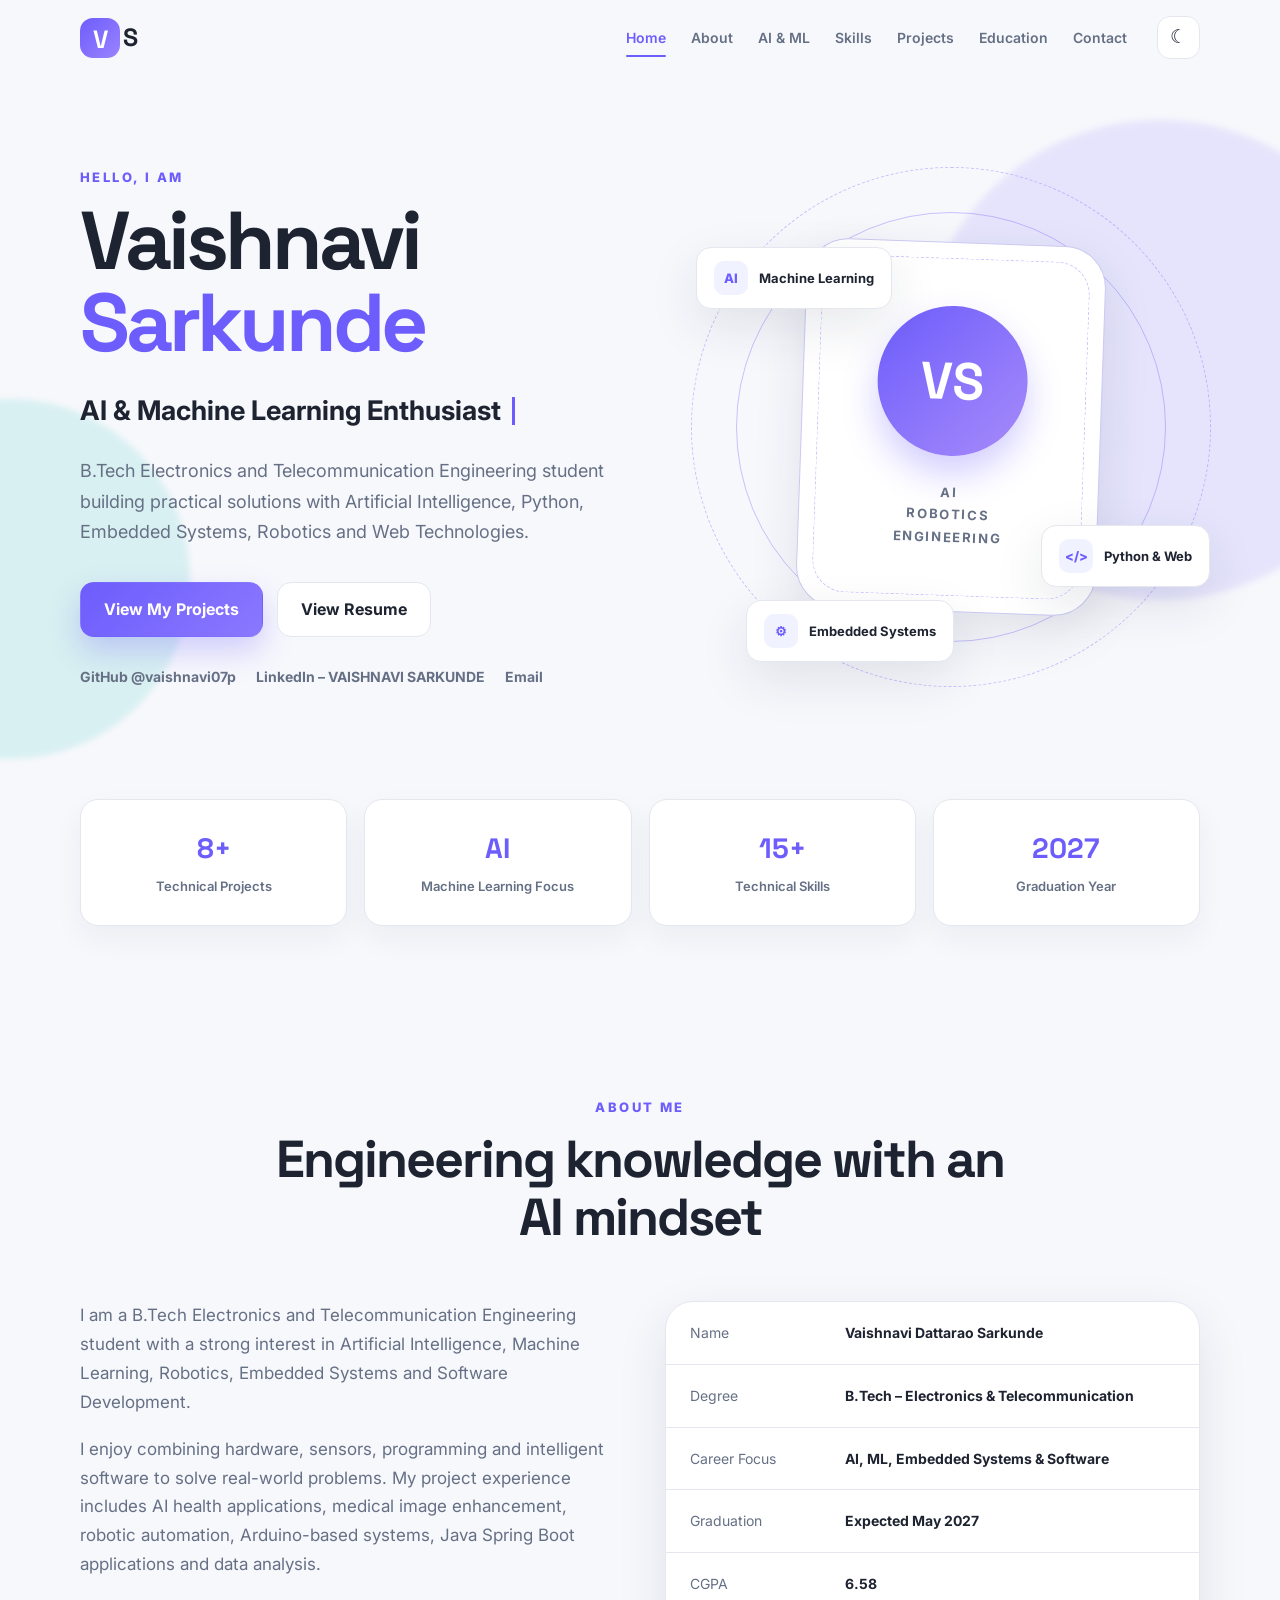
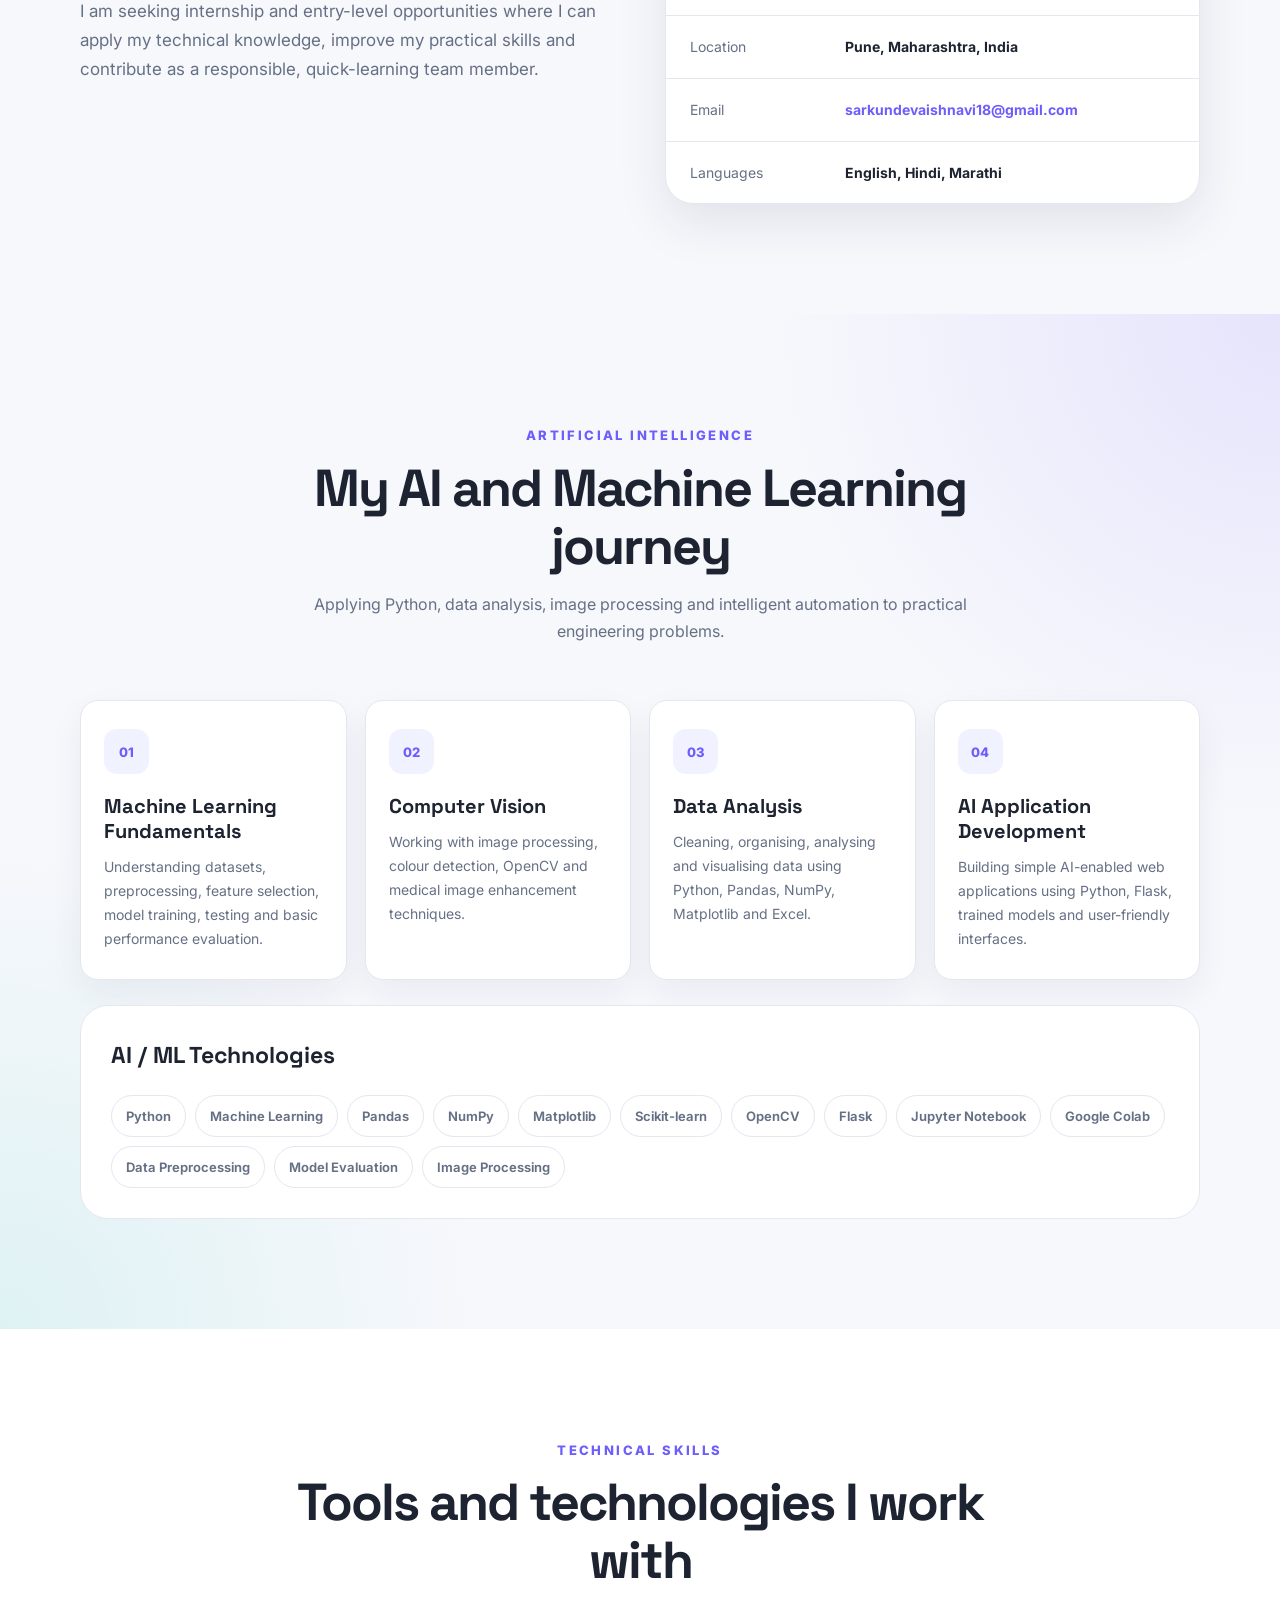
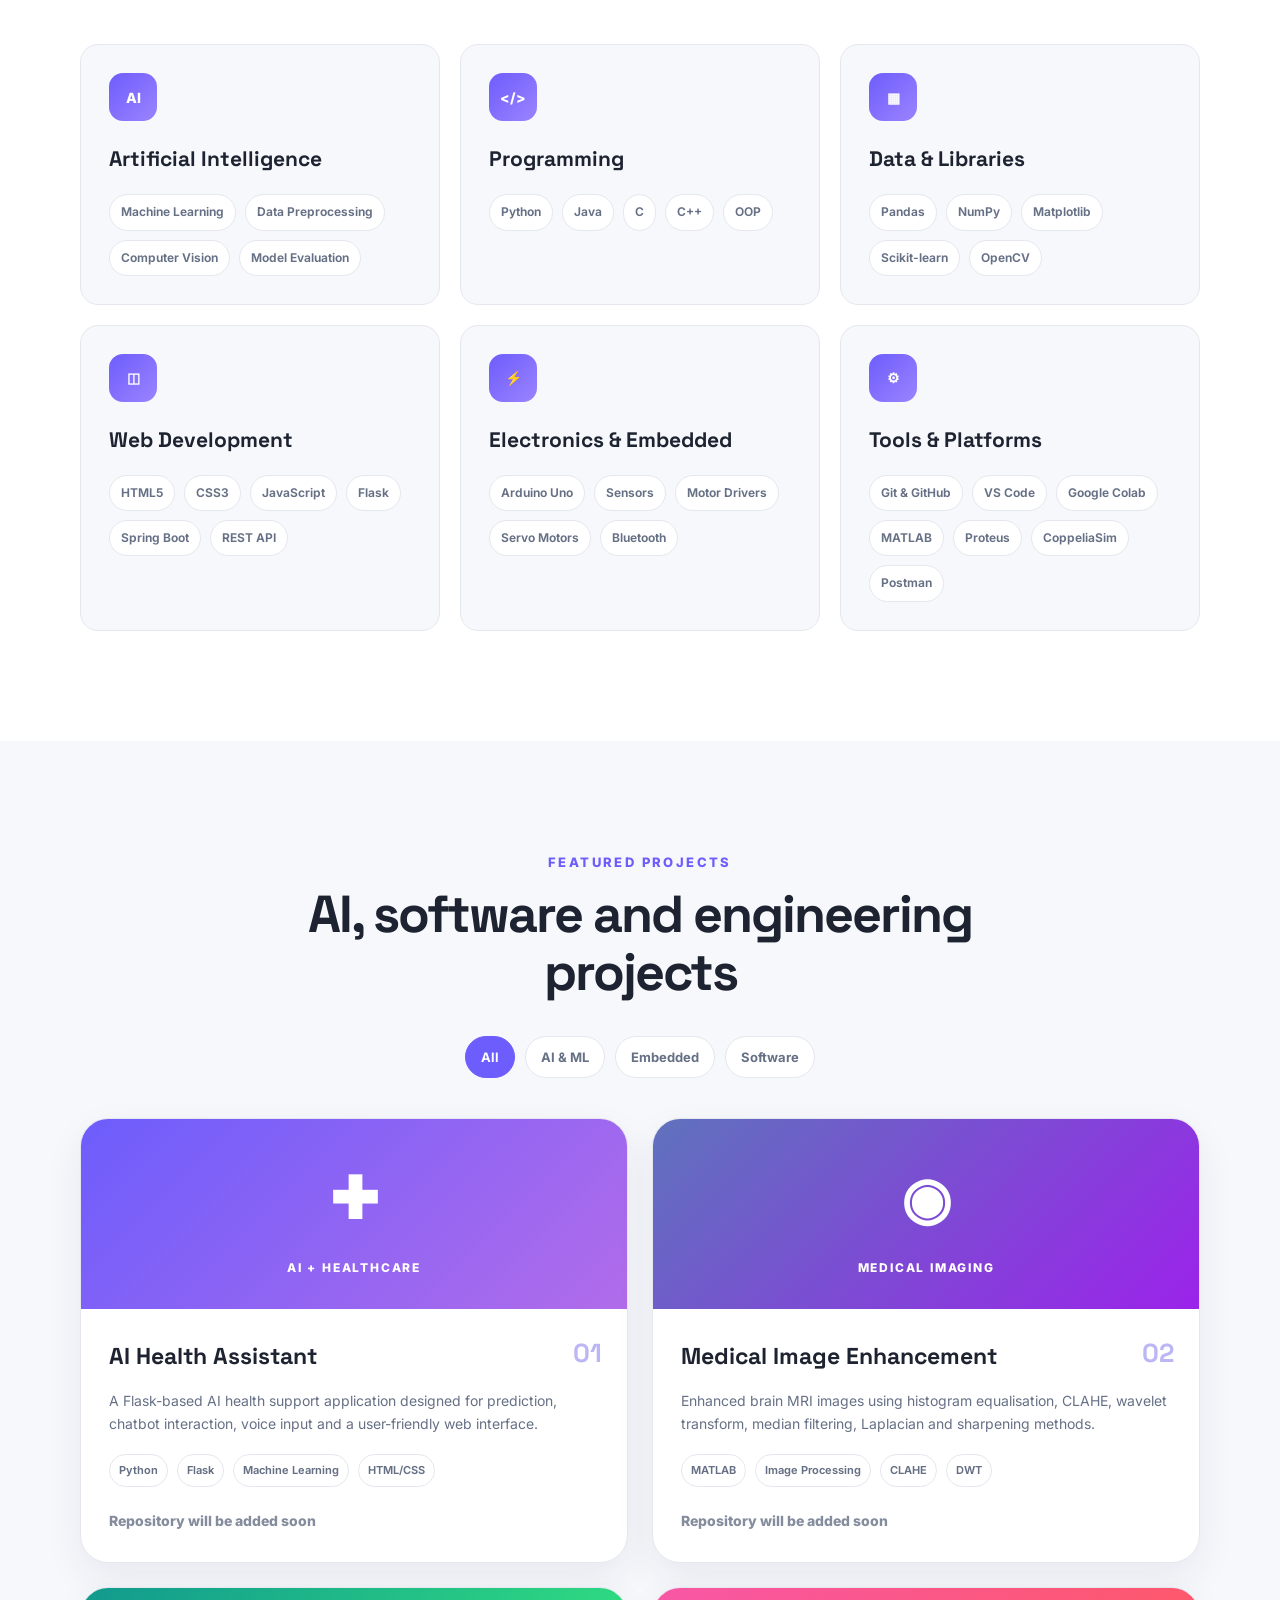
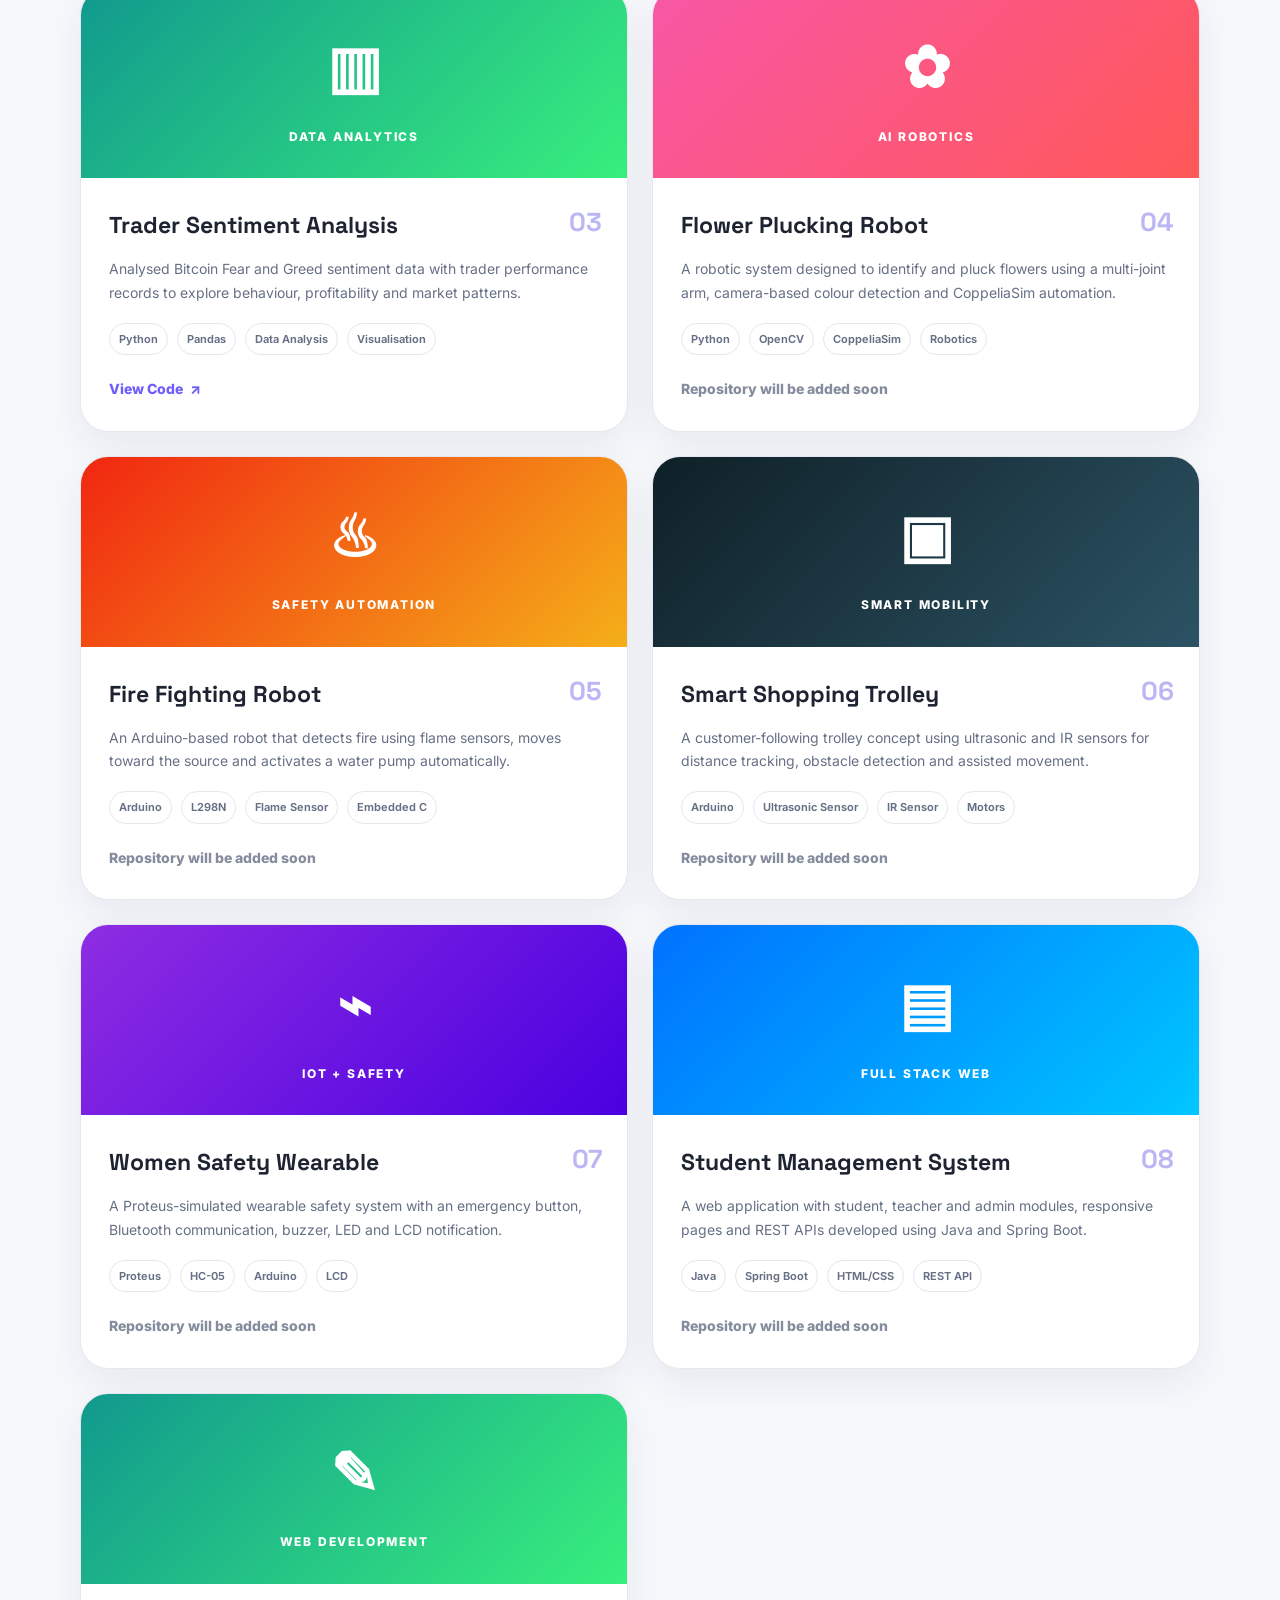
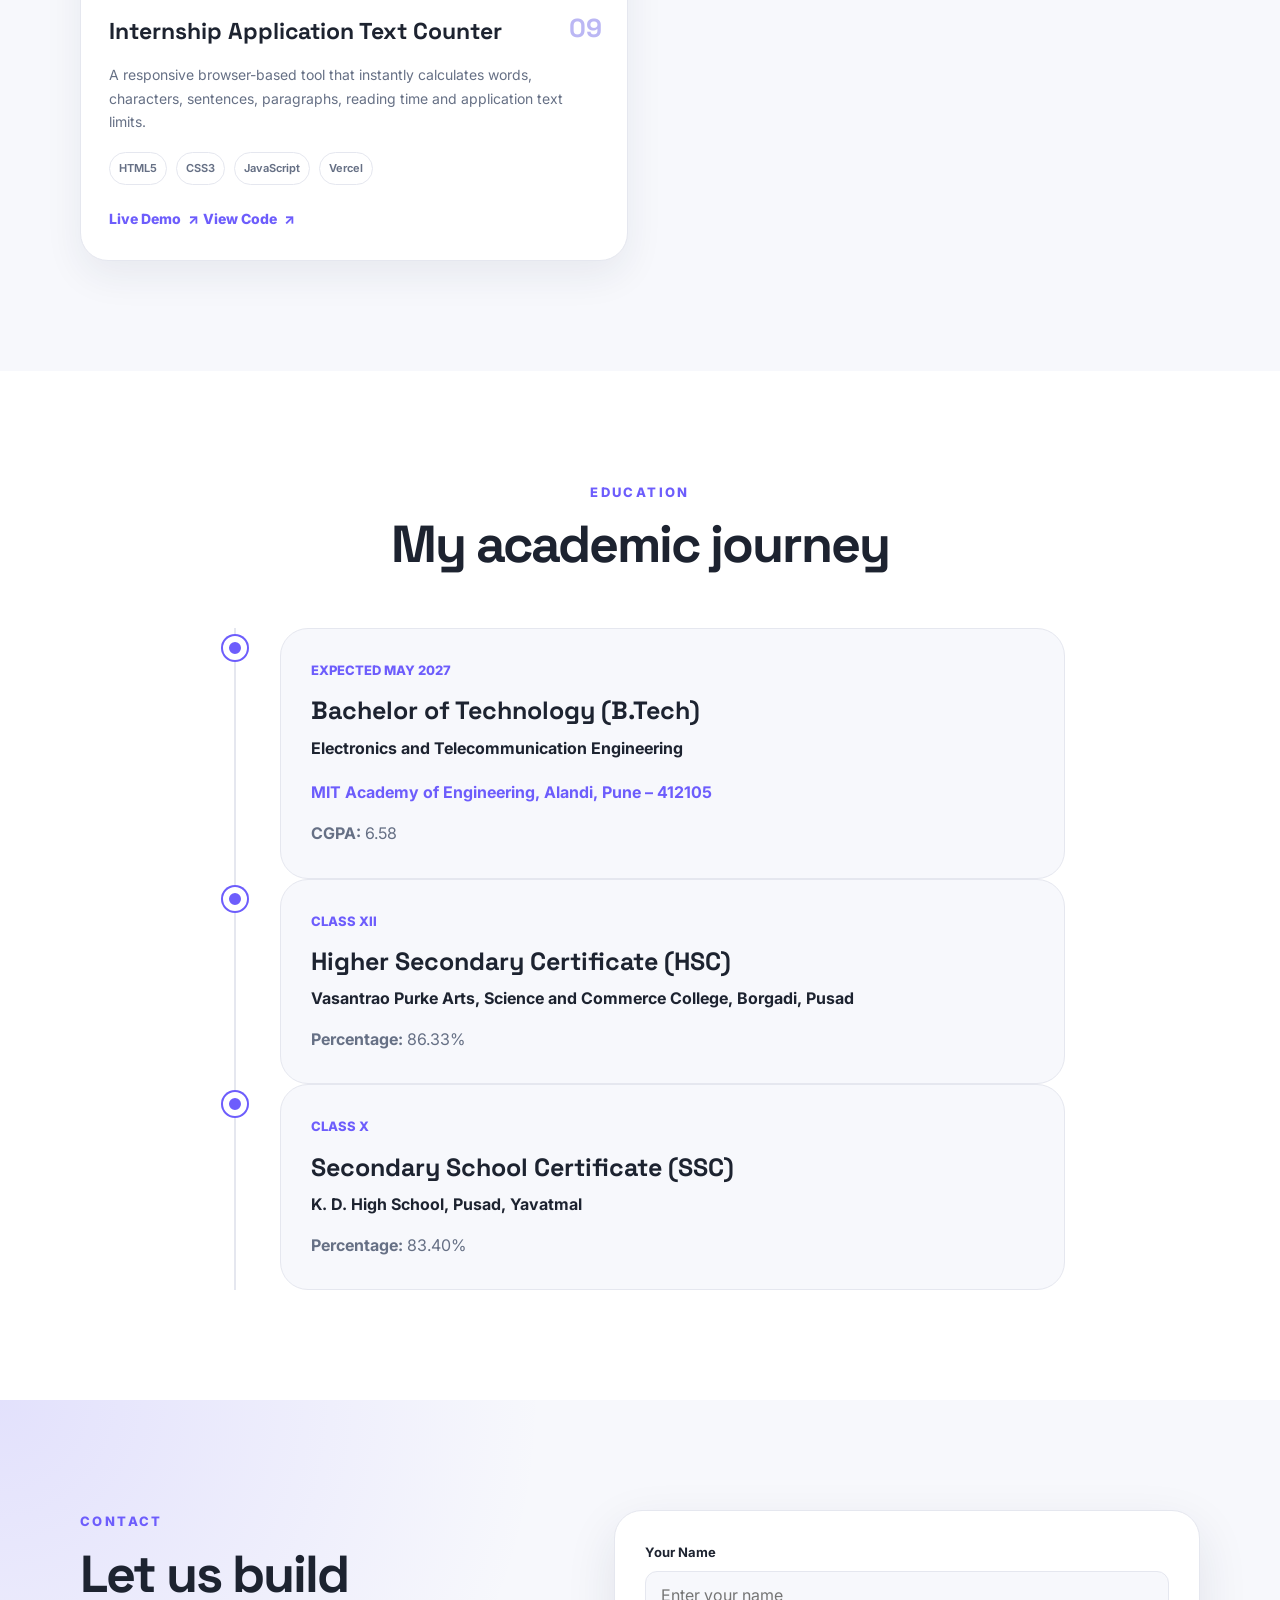
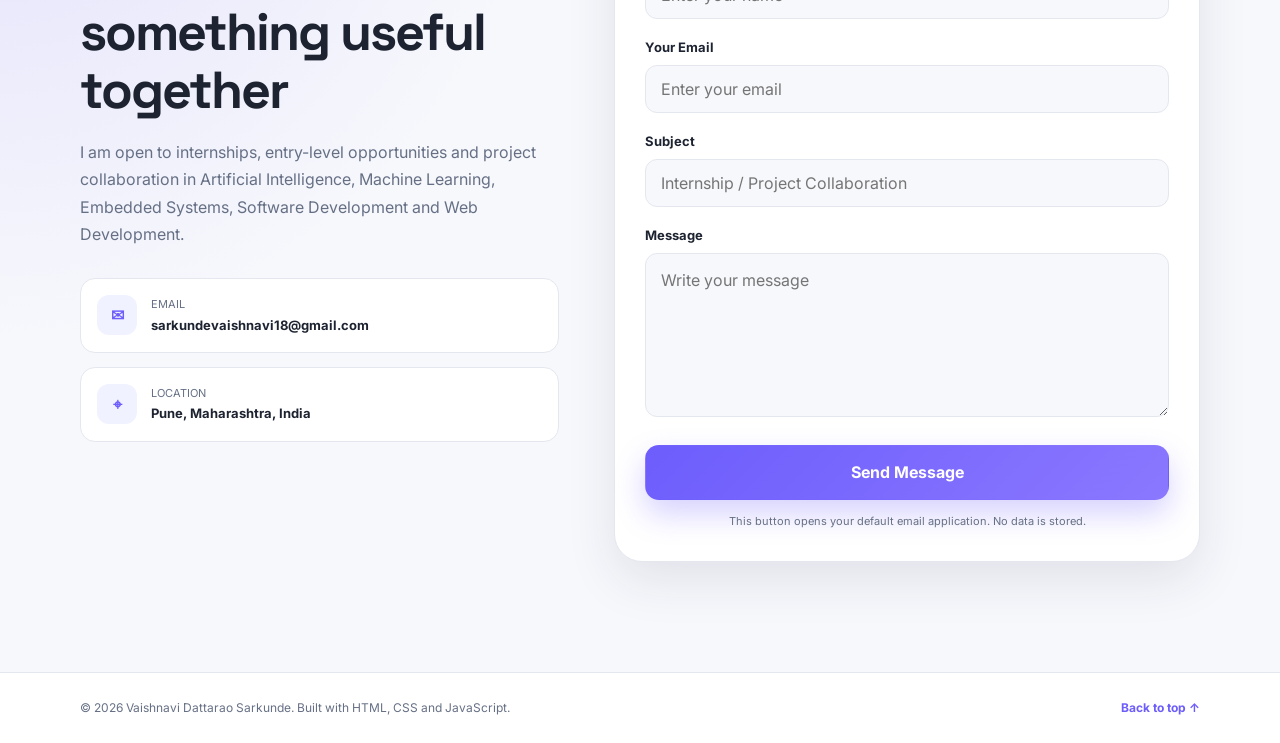
<file: index.html>
<!DOCTYPE html>
<html lang="en" data-theme="light">
<head>
  <meta charset="UTF-8" />
  <meta name="viewport" content="width=device-width, initial-scale=1.0" />

  <meta
    name="description"
    content="Portfolio of Vaishnavi Dattarao Sarkunde, a B.Tech Electronics and Telecommunication Engineering student interested in Artificial Intelligence, Machine Learning, Embedded Systems, Robotics and Web Development."
  />
  <meta
    name="keywords"
    content="Vaishnavi Sarkunde, Artificial Intelligence, Machine Learning, ENTC, Python, Embedded Systems, Robotics, Web Development"
  />
  <meta name="author" content="Vaishnavi Dattarao Sarkunde" />
  <meta name="theme-color" content="#6d5dfc" />

  <title>Vaishnavi Sarkunde | AI & Engineering Portfolio</title>

  <link rel="icon" href="assets/favicon.svg" type="image/svg+xml" />
  <link rel="stylesheet" href="style.css" />
</head>

<body>
  <a class="skip-link" href="#main-content">Skip to content</a>

  <header class="site-header">
    <nav class="navbar container" aria-label="Main navigation">
      <a class="logo" href="#home" aria-label="Go to home">
        <span>V</span>S
      </a>

      <button
        class="nav-toggle"
        type="button"
        aria-label="Open navigation menu"
        aria-expanded="false"
        aria-controls="nav-menu"
      >
        <span></span>
        <span></span>
        <span></span>
      </button>

      <div class="nav-menu" id="nav-menu">
        <a class="nav-link active" href="#home">Home</a>
        <a class="nav-link" href="#about">About</a>
        <a class="nav-link" href="#ai">AI & ML</a>
        <a class="nav-link" href="#skills">Skills</a>
        <a class="nav-link" href="#projects">Projects</a>
        <a class="nav-link" href="#education">Education</a>
        <a class="nav-link" href="#contact">Contact</a>
      </div>

      <button class="theme-toggle" type="button" aria-label="Switch theme" title="Switch theme">
        <span class="theme-icon" aria-hidden="true">☾</span>
      </button>
    </nav>
  </header>

  <main id="main-content">
    <section class="hero section" id="home">
      <div class="hero-blob hero-blob-one"></div>
      <div class="hero-blob hero-blob-two"></div>

      <div class="container hero-grid">
        <div class="hero-content reveal">
          <p class="eyebrow">Hello, I am</p>

          <h1>
            Vaishnavi
            <span>Sarkunde</span>
          </h1>

          <h2>
            <span id="typing-text">AI & Machine Learning Enthusiast</span>
            <span class="typing-cursor" aria-hidden="true"></span>
          </h2>

          <p class="hero-description">
            B.Tech Electronics and Telecommunication Engineering student building
            practical solutions with Artificial Intelligence, Python, Embedded Systems,
            Robotics and Web Technologies.
          </p>

          <div class="hero-actions">
            <a class="button button-primary" href="#projects">View My Projects</a>
            <a class="button button-secondary" href="resume.html">View Resume</a>
          </div>

          <div class="hero-socials" aria-label="Social and contact links">
            <!-- GitHub profile -->
            <a
              href="https://github.com/vaishnavi07p"
              target="_blank"
              rel="noopener noreferrer"
            >
              GitHub @vaishnavi07p
            </a>

            <!-- Replace this LinkedIn search URL with the exact public profile URL when available -->
            <a
              href="https://www.linkedin.com/search/results/people/?keywords=VAISHNAVI%20SARKUNDE"
              target="_blank"
              rel="noopener noreferrer"
            >
              LinkedIn – VAISHNAVI SARKUNDE
            </a>

            <a href="mailto:sarkundevaishnavi18@gmail.com">Email</a>
          </div>
        </div>

        <div class="hero-visual reveal" aria-label="Technology illustration">
          <div class="profile-orbit orbit-one"></div>
          <div class="profile-orbit orbit-two"></div>

          <div class="profile-card">
            <div class="profile-initials">VS</div>
            <p>AI</p>
            <p>Robotics</p>
            <p>Engineering</p>
          </div>

          <div class="floating-card card-ai">
            <span>AI</span>
            <strong>Machine Learning</strong>
          </div>

          <div class="floating-card card-code">
            <span>&lt;/&gt;</span>
            <strong>Python & Web</strong>
          </div>

          <div class="floating-card card-chip">
            <span>⚙</span>
            <strong>Embedded Systems</strong>
          </div>
        </div>
      </div>
    </section>

    <section class="stats section-small" aria-label="Portfolio highlights">
      <div class="container stats-grid">
        <article class="stat-card reveal">
          <strong>8+</strong>
          <span>Technical Projects</span>
        </article>

        <article class="stat-card reveal">
          <strong>AI</strong>
          <span>Machine Learning Focus</span>
        </article>

        <article class="stat-card reveal">
          <strong>15+</strong>
          <span>Technical Skills</span>
        </article>

        <article class="stat-card reveal">
          <strong>2027</strong>
          <span>Graduation Year</span>
        </article>
      </div>
    </section>

    <section class="section" id="about">
      <div class="container">
        <div class="section-heading reveal">
          <p class="section-label">About Me</p>
          <h2>Engineering knowledge with an AI mindset</h2>
        </div>

        <div class="about-grid">
          <div class="about-copy reveal">
            <p>
              I am a B.Tech Electronics and Telecommunication Engineering student with
              a strong interest in Artificial Intelligence, Machine Learning, Robotics,
              Embedded Systems and Software Development.
            </p>

            <p>
              I enjoy combining hardware, sensors, programming and intelligent software
              to solve real-world problems. My project experience includes AI health
              applications, medical image enhancement, robotic automation, Arduino-based
              systems, Java Spring Boot applications and data analysis.
            </p>

            <p>
              I am seeking internship and entry-level opportunities where I can apply my
              technical knowledge, improve my practical skills and contribute as a
              responsible, quick-learning team member.
            </p>
          </div>

          <div class="about-details reveal">
            <div class="detail-row">
              <span>Name</span>
              <strong>Vaishnavi Dattarao Sarkunde</strong>
            </div>

            <div class="detail-row">
              <span>Degree</span>
              <strong>B.Tech – Electronics & Telecommunication</strong>
            </div>

            <div class="detail-row">
              <span>Career Focus</span>
              <strong>AI, ML, Embedded Systems & Software</strong>
            </div>

            <div class="detail-row">
              <span>Graduation</span>
              <strong>Expected May 2027</strong>
            </div>

            <div class="detail-row">
              <span>CGPA</span>
              <strong>6.58</strong>
            </div>

            <div class="detail-row">
              <span>Location</span>
              <strong>Pune, Maharashtra, India</strong>
            </div>

            <div class="detail-row">
              <span>Email</span>
              <a href="mailto:sarkundevaishnavi18@gmail.com">
                sarkundevaishnavi18@gmail.com
              </a>
            </div>

            <div class="detail-row">
              <span>Languages</span>
              <strong>English, Hindi, Marathi</strong>
            </div>
          </div>
        </div>
      </div>
    </section>

    <section class="section ai-section" id="ai">
      <div class="container">
        <div class="section-heading reveal">
          <p class="section-label">Artificial Intelligence</p>
          <h2>My AI and Machine Learning journey</h2>
          <p class="section-subtitle">
            Applying Python, data analysis, image processing and intelligent automation
            to practical engineering problems.
          </p>
        </div>

        <div class="ai-grid">
          <article class="ai-feature-card reveal">
            <div class="ai-feature-icon">01</div>
            <h3>Machine Learning Fundamentals</h3>
            <p>
              Understanding datasets, preprocessing, feature selection, model training,
              testing and basic performance evaluation.
            </p>
          </article>

          <article class="ai-feature-card reveal">
            <div class="ai-feature-icon">02</div>
            <h3>Computer Vision</h3>
            <p>
              Working with image processing, colour detection, OpenCV and medical image
              enhancement techniques.
            </p>
          </article>

          <article class="ai-feature-card reveal">
            <div class="ai-feature-icon">03</div>
            <h3>Data Analysis</h3>
            <p>
              Cleaning, organising, analysing and visualising data using Python,
              Pandas, NumPy, Matplotlib and Excel.
            </p>
          </article>

          <article class="ai-feature-card reveal">
            <div class="ai-feature-icon">04</div>
            <h3>AI Application Development</h3>
            <p>
              Building simple AI-enabled web applications using Python, Flask,
              trained models and user-friendly interfaces.
            </p>
          </article>
        </div>

        <div class="ai-tools reveal">
          <h3>AI / ML Technologies</h3>
          <div class="tag-list large">
            <span>Python</span>
            <span>Machine Learning</span>
            <span>Pandas</span>
            <span>NumPy</span>
            <span>Matplotlib</span>
            <span>Scikit-learn</span>
            <span>OpenCV</span>
            <span>Flask</span>
            <span>Jupyter Notebook</span>
            <span>Google Colab</span>
            <span>Data Preprocessing</span>
            <span>Model Evaluation</span>
            <span>Image Processing</span>
          </div>
        </div>
      </div>
    </section>

    <section class="section section-alt" id="skills">
      <div class="container">
        <div class="section-heading reveal">
          <p class="section-label">Technical Skills</p>
          <h2>Tools and technologies I work with</h2>
        </div>

        <div class="skills-grid">
          <article class="skill-group reveal">
            <div class="skill-icon">AI</div>
            <h3>Artificial Intelligence</h3>
            <div class="tag-list">
              <span>Machine Learning</span>
              <span>Data Preprocessing</span>
              <span>Computer Vision</span>
              <span>Model Evaluation</span>
            </div>
          </article>

          <article class="skill-group reveal">
            <div class="skill-icon">&lt;/&gt;</div>
            <h3>Programming</h3>
            <div class="tag-list">
              <span>Python</span>
              <span>Java</span>
              <span>C</span>
              <span>C++</span>
              <span>OOP</span>
            </div>
          </article>

          <article class="skill-group reveal">
            <div class="skill-icon">▦</div>
            <h3>Data & Libraries</h3>
            <div class="tag-list">
              <span>Pandas</span>
              <span>NumPy</span>
              <span>Matplotlib</span>
              <span>Scikit-learn</span>
              <span>OpenCV</span>
            </div>
          </article>

          <article class="skill-group reveal">
            <div class="skill-icon">◫</div>
            <h3>Web Development</h3>
            <div class="tag-list">
              <span>HTML5</span>
              <span>CSS3</span>
              <span>JavaScript</span>
              <span>Flask</span>
              <span>Spring Boot</span>
              <span>REST API</span>
            </div>
          </article>

          <article class="skill-group reveal">
            <div class="skill-icon">⚡</div>
            <h3>Electronics & Embedded</h3>
            <div class="tag-list">
              <span>Arduino Uno</span>
              <span>Sensors</span>
              <span>Motor Drivers</span>
              <span>Servo Motors</span>
              <span>Bluetooth</span>
            </div>
          </article>

          <article class="skill-group reveal">
            <div class="skill-icon">⚙</div>
            <h3>Tools & Platforms</h3>
            <div class="tag-list">
              <span>Git & GitHub</span>
              <span>VS Code</span>
              <span>Google Colab</span>
              <span>MATLAB</span>
              <span>Proteus</span>
              <span>CoppeliaSim</span>
              <span>Postman</span>
            </div>
          </article>
        </div>
      </div>
    </section>

    <section class="section" id="projects">
      <div class="container">
        <div class="section-heading reveal">
          <p class="section-label">Featured Projects</p>
          <h2>AI, software and engineering projects</h2>
        </div>

        <div class="project-filter reveal" aria-label="Project category filters">
          <button class="filter-button active" type="button" data-filter="all">All</button>
          <button class="filter-button" type="button" data-filter="ai">AI & ML</button>
          <button class="filter-button" type="button" data-filter="embedded">Embedded</button>
          <button class="filter-button" type="button" data-filter="software">Software</button>
        </div>

        <div class="projects-grid">
          <article class="project-card reveal" data-category="ai software">
            <div class="project-visual visual-health">
              <span>✚</span>
              <small>AI + Healthcare</small>
            </div>

            <div class="project-content">
              <div class="project-number">01</div>
              <h3>AI Health Assistant</h3>
              <p>
                A Flask-based AI health support application designed for prediction,
                chatbot interaction, voice input and a user-friendly web interface.
              </p>

              <div class="tag-list compact">
                <span>Python</span>
                <span>Flask</span>
                <span>Machine Learning</span>
                <span>HTML/CSS</span>
              </div>

              <span class="project-link project-link-muted">
                Repository will be added soon
              </span>
            </div>
          </article>

          <article class="project-card reveal" data-category="ai">
            <div class="project-visual visual-medical">
              <span>◉</span>
              <small>Medical Imaging</small>
            </div>

            <div class="project-content">
              <div class="project-number">02</div>
              <h3>Medical Image Enhancement</h3>
              <p>
                Enhanced brain MRI images using histogram equalisation, CLAHE,
                wavelet transform, median filtering, Laplacian and sharpening methods.
              </p>

              <div class="tag-list compact">
                <span>MATLAB</span>
                <span>Image Processing</span>
                <span>CLAHE</span>
                <span>DWT</span>
              </div>

              <span class="project-link project-link-muted">
                Repository will be added soon
              </span>
            </div>
          </article>

          <article class="project-card reveal" data-category="ai">
            <div class="project-visual visual-data">
              <span>▥</span>
              <small>Data Analytics</small>
            </div>

            <div class="project-content">
              <div class="project-number">03</div>
              <h3>Trader Sentiment Analysis</h3>
              <p>
                Analysed Bitcoin Fear and Greed sentiment data with trader performance
                records to explore behaviour, profitability and market patterns.
              </p>

              <div class="tag-list compact">
                <span>Python</span>
                <span>Pandas</span>
                <span>Data Analysis</span>
                <span>Visualisation</span>
              </div>

              <a
                class="project-link"
                href="https://github.com/vaishnavi07p/primetrade-trader-sentiment-analysis"
                target="_blank"
                rel="noopener noreferrer"
              >
                View Code <span>↗</span>
              </a>
            </div>
          </article>

          <article class="project-card reveal" data-category="ai embedded">
            <div class="project-visual visual-flower">
              <span>✿</span>
              <small>AI Robotics</small>
            </div>

            <div class="project-content">
              <div class="project-number">04</div>
              <h3>Flower Plucking Robot</h3>
              <p>
                A robotic system designed to identify and pluck flowers using a
                multi-joint arm, camera-based colour detection and CoppeliaSim automation.
              </p>

              <div class="tag-list compact">
                <span>Python</span>
                <span>OpenCV</span>
                <span>CoppeliaSim</span>
                <span>Robotics</span>
              </div>

              <span class="project-link project-link-muted">
                Repository will be added soon
              </span>
            </div>
          </article>

          <article class="project-card reveal" data-category="embedded">
            <div class="project-visual visual-fire">
              <span>♨</span>
              <small>Safety Automation</small>
            </div>

            <div class="project-content">
              <div class="project-number">05</div>
              <h3>Fire Fighting Robot</h3>
              <p>
                An Arduino-based robot that detects fire using flame sensors,
                moves toward the source and activates a water pump automatically.
              </p>

              <div class="tag-list compact">
                <span>Arduino</span>
                <span>L298N</span>
                <span>Flame Sensor</span>
                <span>Embedded C</span>
              </div>

              <span class="project-link project-link-muted">
                Repository will be added soon
              </span>
            </div>
          </article>

          <article class="project-card reveal" data-category="embedded">
            <div class="project-visual visual-trolley">
              <span>▣</span>
              <small>Smart Mobility</small>
            </div>

            <div class="project-content">
              <div class="project-number">06</div>
              <h3>Smart Shopping Trolley</h3>
              <p>
                A customer-following trolley concept using ultrasonic and IR sensors
                for distance tracking, obstacle detection and assisted movement.
              </p>

              <div class="tag-list compact">
                <span>Arduino</span>
                <span>Ultrasonic Sensor</span>
                <span>IR Sensor</span>
                <span>Motors</span>
              </div>

              <span class="project-link project-link-muted">
                Repository will be added soon
              </span>
            </div>
          </article>

          <article class="project-card reveal" data-category="embedded">
            <div class="project-visual visual-safety">
              <span>⌁</span>
              <small>IoT + Safety</small>
            </div>

            <div class="project-content">
              <div class="project-number">07</div>
              <h3>Women Safety Wearable</h3>
              <p>
                A Proteus-simulated wearable safety system with an emergency button,
                Bluetooth communication, buzzer, LED and LCD notification.
              </p>

              <div class="tag-list compact">
                <span>Proteus</span>
                <span>HC-05</span>
                <span>Arduino</span>
                <span>LCD</span>
              </div>

              <span class="project-link project-link-muted">
                Repository will be added soon
              </span>
            </div>
          </article>

          <article class="project-card reveal" data-category="software">
            <div class="project-visual visual-student">
              <span>▤</span>
              <small>Full Stack Web</small>
            </div>

            <div class="project-content">
              <div class="project-number">08</div>
              <h3>Student Management System</h3>
              <p>
                A web application with student, teacher and admin modules, responsive
                pages and REST APIs developed using Java and Spring Boot.
              </p>

              <div class="tag-list compact">
                <span>Java</span>
                <span>Spring Boot</span>
                <span>HTML/CSS</span>
                <span>REST API</span>
              </div>

              <span class="project-link project-link-muted">
                Repository will be added soon
              </span>
            </div>
          </article>

      <article class="project-card reveal" data-category="software">
        <div class="project-visual visual-data">
          <span>✎</span>
          <small>Web Development</small>
        </div>

        <div class="project-content">
          <div class="project-number">09</div>
          <h3>Internship Application Text Counter</h3>

          <p>
            A responsive browser-based tool that instantly calculates words,
            characters, sentences, paragraphs, reading time and application
            text limits.
          </p>

          <div class="tag-list compact">
            <span>HTML5</span>
            <span>CSS3</span>
            <span>JavaScript</span>
            <span>Vercel</span>
          </div>

          <a
            class="project-link"
            href="https://internship-application-text-counter.vercel.app/"
            target="_blank"
            rel="noopener noreferrer"
          >
            Live Demo <span>↗</span>
          </a>

          <a
            class="project-link"
            href="https://github.com/vaishnavi07p/internship-application-text-counter"
            target="_blank"
            rel="noopener noreferrer"
          >
            View Code <span>↗</span>
          </a>
        </div>
      </article>

    </div>
  </div>
</section>


    <section class="section section-alt" id="education">
      <div class="container">
        <div class="section-heading reveal">
          <p class="section-label">Education</p>
          <h2>My academic journey</h2>
        </div>

        <div class="timeline">
          <article class="timeline-item reveal">
            <div class="timeline-marker"></div>
            <div class="timeline-content">
              <p class="timeline-date">Expected May 2027</p>
              <h3>Bachelor of Technology (B.Tech)</h3>
              <p class="timeline-course">
                Electronics and Telecommunication Engineering
              </p>
              <strong class="timeline-place">
                MIT Academy of Engineering, Alandi, Pune – 412105
              </strong>
              <p><strong>CGPA:</strong> 6.58</p>
            </div>
          </article>

          <article class="timeline-item reveal">
            <div class="timeline-marker"></div>
            <div class="timeline-content">
              <p class="timeline-date">Class XII</p>
              <h3>Higher Secondary Certificate (HSC)</h3>
              <p class="timeline-course">
                Vasantrao Purke Arts, Science and Commerce College, Borgadi, Pusad
              </p>
              <p><strong>Percentage:</strong> 86.33%</p>
            </div>
          </article>

          <article class="timeline-item reveal">
            <div class="timeline-marker"></div>
            <div class="timeline-content">
              <p class="timeline-date">Class X</p>
              <h3>Secondary School Certificate (SSC)</h3>
              <p class="timeline-course">
                K. D. High School, Pusad, Yavatmal
              </p>
              <p><strong>Percentage:</strong> 83.40%</p>
            </div>
          </article>
        </div>
      </div>
    </section>

    <section class="section contact-section" id="contact">
      <div class="container contact-grid">
        <div class="contact-copy reveal">
          <p class="section-label">Contact</p>
          <h2>Let us build something useful together</h2>
          <p>
            I am open to internships, entry-level opportunities and project
            collaboration in Artificial Intelligence, Machine Learning, Embedded
            Systems, Software Development and Web Development.
          </p>

          <div class="contact-items">
            <a href="mailto:sarkundevaishnavi18@gmail.com">
              <span>✉</span>
              <div>
                <small>Email</small>
                <strong>sarkundevaishnavi18@gmail.com</strong>
              </div>
            </a>

            <div class="contact-static">
              <span>⌖</span>
              <div>
                <small>Location</small>
                <strong>Pune, Maharashtra, India</strong>
              </div>
            </div>
          </div>
        </div>

        <form class="contact-form reveal" id="contact-form">
          <div class="form-row">
            <label for="name">Your Name</label>
            <input
              id="name"
              name="name"
              type="text"
              placeholder="Enter your name"
              required
            />
          </div>

          <div class="form-row">
            <label for="email">Your Email</label>
            <input
              id="email"
              name="email"
              type="email"
              placeholder="Enter your email"
              required
            />
          </div>

          <div class="form-row">
            <label for="subject">Subject</label>
            <input
              id="subject"
              name="subject"
              type="text"
              placeholder="Internship / Project Collaboration"
              required
            />
          </div>

          <div class="form-row">
            <label for="message">Message</label>
            <textarea
              id="message"
              name="message"
              rows="5"
              placeholder="Write your message"
              required
            ></textarea>
          </div>

          <button class="button button-primary form-button" type="submit">
            Send Message
          </button>

          <p class="form-note">
            This button opens your default email application. No data is stored.
          </p>
        </form>
      </div>
    </section>
  </main>

  <footer class="site-footer">
    <div class="container footer-content">
      <p>
        © <span id="current-year"></span> Vaishnavi Dattarao Sarkunde.
        Built with HTML, CSS and JavaScript.
      </p>

      <a href="#home">Back to top ↑</a>
    </div>
  </footer>

  <script src="script.js"></script>
</body>
</html>
</file>
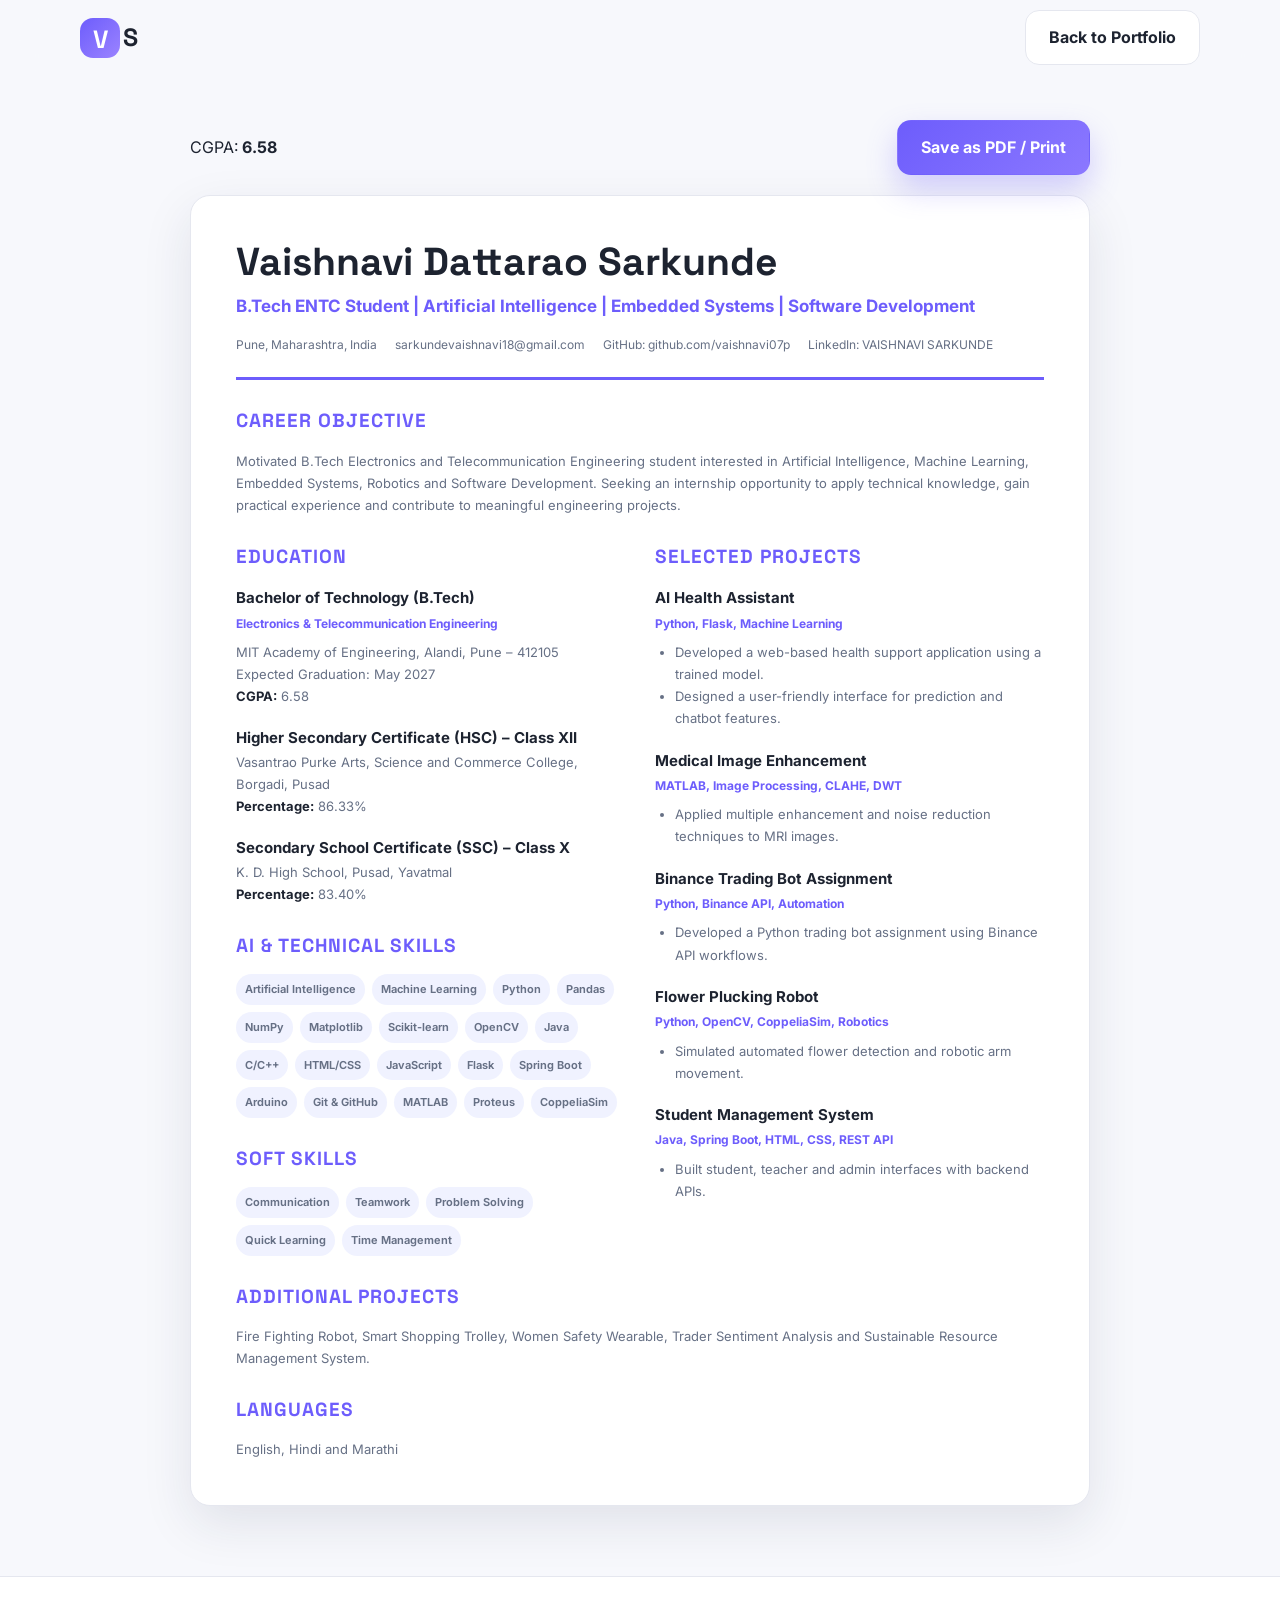
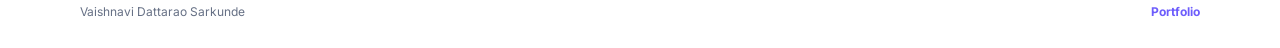
<file: resume.html>
<!DOCTYPE html>
<html lang="en" data-theme="light">
<head>
  <meta charset="UTF-8" />
  <meta name="viewport" content="width=device-width, initial-scale=1.0" />
  <title>Vaishnavi Sarkunde | Resume</title>
  <link rel="icon" href="assets/favicon.svg" type="image/svg+xml" />
  <link rel="stylesheet" href="style.css" />
  <style>
    .resume-page {
      padding: 120px 0 70px;
    }

    .resume-actions {
      max-width: 900px;
      display: flex;
      justify-content: space-between;
      align-items: center;
      gap: 15px;
      margin: 0 auto 20px;
    }

    .resume-sheet {
      max-width: 900px;
      margin: 0 auto;
      padding: 45px;
      border: 1px solid var(--border);
      border-radius: 20px;
      background: var(--surface);
      box-shadow: var(--shadow);
    }

    .resume-header {
      padding-bottom: 22px;
      border-bottom: 3px solid var(--primary);
    }

    .resume-header h1 {
      font-family: "Space Grotesk", sans-serif;
      font-size: 39px;
      line-height: 1.1;
    }

    .resume-header h2 {
      margin-top: 8px;
      color: var(--primary);
      font-size: 17px;
    }

    .resume-contact {
      display: flex;
      flex-wrap: wrap;
      gap: 8px 18px;
      margin-top: 14px;
      color: var(--text-soft);
      font-size: 12px;
    }

    .resume-section {
      padding-top: 25px;
    }

    .resume-section h3 {
      margin-bottom: 12px;
      color: var(--primary);
      font-family: "Space Grotesk", sans-serif;
      font-size: 19px;
      letter-spacing: 1px;
      text-transform: uppercase;
    }

    .resume-section p,
    .resume-section li {
      color: var(--text-soft);
      font-size: 13px;
    }

    .resume-section ul {
      padding-left: 20px;
    }

    .resume-two-column {
      display: grid;
      grid-template-columns: 1fr 1fr;
      gap: 30px;
    }

    .resume-item + .resume-item {
      margin-top: 18px;
    }

    .resume-item h4 {
      font-size: 15px;
    }

    .resume-item strong {
      color: var(--text);
    }

    .resume-meta {
      margin: 3px 0 7px;
      color: var(--primary) !important;
      font-size: 12px !important;
      font-weight: 700;
    }

    .resume-skills {
      display: flex;
      flex-wrap: wrap;
      gap: 7px;
    }

    .resume-skills span {
      padding: 6px 9px;
      border-radius: 999px;
      background: var(--surface-soft);
      color: var(--text-soft);
      font-size: 11px;
      font-weight: 650;
    }

    @media (max-width: 650px) {
      .resume-sheet {
        padding: 25px 20px;
      }

      .resume-actions {
        align-items: stretch;
        flex-direction: column;
      }

      .resume-two-column {
        grid-template-columns: 1fr;
      }
    }

    @media print {
      body {
        background: white;
        color: black;
      }

      .site-header,
      .resume-actions,
      .site-footer {
        display: none !important;
      }

      .resume-page {
        padding: 0;
      }

      .resume-sheet {
        max-width: none;
        padding: 0;
        border: 0;
        border-radius: 0;
        box-shadow: none;
      }

      .resume-section {
        break-inside: avoid;
      }
    }
  </style>
</head>

<body>
  <header class="site-header">
    <nav class="navbar container">
      <a class="logo" href="index.html"><span>V</span>S</a>
      <div style="margin-left:auto">
        <a class="button button-secondary" href="index.html">Back to Portfolio</a>
      </div>
    </nav>
  </header>

  <main class="resume-page">
    <div class="container">
      <div class="resume-actions">
        <p>CGPA: <strong>6.58</strong></p>
        <button class="button button-primary" type="button" onclick="window.print()">
          Save as PDF / Print
        </button>
      </div>

      <article class="resume-sheet">
        <header class="resume-header">
          <h1>Vaishnavi Dattarao Sarkunde</h1>
          <h2>
            B.Tech ENTC Student | Artificial Intelligence | Embedded Systems |
            Software Development
          </h2>

          <div class="resume-contact">
            <span>Pune, Maharashtra, India</span>
            <span>sarkundevaishnavi18@gmail.com</span>
            <span>GitHub: github.com/vaishnavi07p</span>
            <span>LinkedIn: VAISHNAVI SARKUNDE</span>
          </div>
        </header>

        <section class="resume-section">
          <h3>Career Objective</h3>
          <p>
            Motivated B.Tech Electronics and Telecommunication Engineering student
            interested in Artificial Intelligence, Machine Learning, Embedded Systems,
            Robotics and Software Development. Seeking an internship opportunity to
            apply technical knowledge, gain practical experience and contribute to
            meaningful engineering projects.
          </p>
        </section>

        <div class="resume-two-column">
          <div>
            <section class="resume-section">
              <h3>Education</h3>

              <div class="resume-item">
                <h4>Bachelor of Technology (B.Tech)</h4>
                <p class="resume-meta">Electronics & Telecommunication Engineering</p>
                <p>MIT Academy of Engineering, Alandi, Pune – 412105</p>
                <p>Expected Graduation: May 2027</p>
                <p><strong>CGPA:</strong> 6.58</p>
              </div>

              <div class="resume-item">
                <h4>Higher Secondary Certificate (HSC) – Class XII</h4>
                <p>Vasantrao Purke Arts, Science and Commerce College, Borgadi, Pusad</p>
                <p><strong>Percentage:</strong> 86.33%</p>
              </div>

              <div class="resume-item">
                <h4>Secondary School Certificate (SSC) – Class X</h4>
                <p>K. D. High School, Pusad, Yavatmal</p>
                <p><strong>Percentage:</strong> 83.40%</p>
              </div>
            </section>

            <section class="resume-section">
              <h3>AI & Technical Skills</h3>

              <div class="resume-skills">
                <span>Artificial Intelligence</span>
                <span>Machine Learning</span>
                <span>Python</span>
                <span>Pandas</span>
                <span>NumPy</span>
                <span>Matplotlib</span>
                <span>Scikit-learn</span>
                <span>OpenCV</span>
                <span>Java</span>
                <span>C/C++</span>
                <span>HTML/CSS</span>
                <span>JavaScript</span>
                <span>Flask</span>
                <span>Spring Boot</span>
                <span>Arduino</span>
                <span>Git & GitHub</span>
                <span>MATLAB</span>
                <span>Proteus</span>
                <span>CoppeliaSim</span>
              </div>
            </section>

            <section class="resume-section">
              <h3>Soft Skills</h3>
              <div class="resume-skills">
                <span>Communication</span>
                <span>Teamwork</span>
                <span>Problem Solving</span>
                <span>Quick Learning</span>
                <span>Time Management</span>
              </div>
            </section>
          </div>

          <div>
            <section class="resume-section">
              <h3>Selected Projects</h3>

              <div class="resume-item">
                <h4>AI Health Assistant</h4>
                <p class="resume-meta">Python, Flask, Machine Learning</p>
                <ul>
                  <li>
                    Developed a web-based health support application using a trained model.
                  </li>
                  <li>
                    Designed a user-friendly interface for prediction and chatbot features.
                  </li>
                </ul>
              </div>

              <div class="resume-item">
                <h4>Medical Image Enhancement</h4>
                <p class="resume-meta">MATLAB, Image Processing, CLAHE, DWT</p>
                <ul>
                  <li>
                    Applied multiple enhancement and noise reduction techniques to MRI images.
                  </li>
                </ul>
              </div>

              <div class="resume-item">
                <h4>Binance Trading Bot Assignment</h4>
                <p class="resume-meta">Python, Binance API, Automation</p>
                <ul>
                  <li>
                    Developed a Python trading bot assignment using Binance API workflows.
                  </li>
                </ul>
              </div>

              <div class="resume-item">
                <h4>Flower Plucking Robot</h4>
                <p class="resume-meta">Python, OpenCV, CoppeliaSim, Robotics</p>
                <ul>
                  <li>
                    Simulated automated flower detection and robotic arm movement.
                  </li>
                </ul>
              </div>

              <div class="resume-item">
                <h4>Student Management System</h4>
                <p class="resume-meta">Java, Spring Boot, HTML, CSS, REST API</p>
                <ul>
                  <li>
                    Built student, teacher and admin interfaces with backend APIs.
                  </li>
                </ul>
              </div>
            </section>
          </div>
        </div>

        <section class="resume-section">
          <h3>Additional Projects</h3>
          <p>
            Fire Fighting Robot, Smart Shopping Trolley, Women Safety Wearable,
            Trader Sentiment Analysis and Sustainable Resource Management System.
          </p>
        </section>

        <section class="resume-section">
          <h3>Languages</h3>
          <p>English, Hindi and Marathi</p>
        </section>
      </article>
    </div>
  </main>

  <footer class="site-footer">
    <div class="container footer-content">
      <p>Vaishnavi Dattarao Sarkunde</p>
      <a href="index.html">Portfolio</a>
    </div>
  </footer>
</body>
</html>
</file>
<file: style.css>
@import url('https://fonts.googleapis.com/css2?family=Inter:wght@400;500;600;700;800&family=Space+Grotesk:wght@600;700&display=swap');

:root {
  --primary: #6d5dfc;
  --primary-dark: #5145d8;
  --secondary: #00b8a9;
  --accent: #ff8c42;

  --background: #f7f8fc;
  --surface: #ffffff;
  --surface-soft: #f0f2ff;
  --text: #1d2330;
  --text-soft: #667085;
  --border: #e5e7ef;
  --shadow: 0 18px 50px rgba(32, 39, 64, 0.1);

  --header-height: 76px;
  --radius-large: 28px;
  --radius-medium: 18px;
  --radius-small: 12px;
  --transition: 220ms ease;
}

html[data-theme="dark"] {
  --background: #0e1119;
  --surface: #171b26;
  --surface-soft: #202536;
  --text: #f7f8ff;
  --text-soft: #b4bbca;
  --border: #2b3143;
  --shadow: 0 20px 55px rgba(0, 0, 0, 0.28);
}

* {
  box-sizing: border-box;
  margin: 0;
  padding: 0;
}

html {
  scroll-behavior: smooth;
  scroll-padding-top: calc(var(--header-height) + 20px);
}

body {
  min-height: 100vh;
  overflow-x: hidden;
  background: var(--background);
  color: var(--text);
  font-family: "Inter", sans-serif;
  line-height: 1.7;
  transition: background var(--transition), color var(--transition);
}

body.menu-open {
  overflow: hidden;
}

a {
  color: inherit;
  text-decoration: none;
}

button,
input,
textarea {
  font: inherit;
}

button {
  cursor: pointer;
}

img {
  max-width: 100%;
  display: block;
}

.container {
  width: min(1120px, calc(100% - 40px));
  margin: 0 auto;
}

.section {
  position: relative;
  padding: 110px 0;
}

.section-small {
  padding: 0 0 60px;
}

.section-alt {
  background: var(--surface);
}

.skip-link {
  position: fixed;
  z-index: 9999;
  top: -100px;
  left: 20px;
  padding: 12px 18px;
  border-radius: 0 0 10px 10px;
  background: var(--primary);
  color: white;
  font-weight: 700;
  transition: top var(--transition);
}

.skip-link:focus {
  top: 0;
}

.site-header {
  position: fixed;
  z-index: 1000;
  top: 0;
  left: 0;
  width: 100%;
  height: var(--header-height);
  border-bottom: 1px solid transparent;
  background: color-mix(in srgb, var(--background) 84%, transparent);
  backdrop-filter: blur(16px);
  transition: border-color var(--transition), box-shadow var(--transition);
}

.site-header.scrolled {
  border-bottom-color: var(--border);
  box-shadow: 0 10px 30px rgba(25, 31, 52, 0.06);
}

.navbar {
  height: 100%;
  display: flex;
  align-items: center;
  gap: 30px;
}

.logo {
  display: inline-flex;
  align-items: center;
  gap: 3px;
  color: var(--text);
  font-family: "Space Grotesk", sans-serif;
  font-size: 25px;
  font-weight: 800;
  letter-spacing: -1px;
}

.logo span {
  display: grid;
  width: 40px;
  height: 40px;
  place-items: center;
  border-radius: 13px;
  background: linear-gradient(135deg, var(--primary), #9b83ff);
  color: white;
}

.nav-menu {
  display: flex;
  align-items: center;
  gap: 25px;
  margin-left: auto;
}

.nav-link {
  position: relative;
  color: var(--text-soft);
  font-size: 14px;
  font-weight: 600;
  transition: color var(--transition);
}

.nav-link::after {
  content: "";
  position: absolute;
  right: 0;
  bottom: -8px;
  left: 0;
  height: 2px;
  border-radius: 99px;
  background: var(--primary);
  transform: scaleX(0);
  transition: transform var(--transition);
}

.nav-link:hover,
.nav-link.active {
  color: var(--primary);
}

.nav-link.active::after {
  transform: scaleX(1);
}

.theme-toggle,
.nav-toggle {
  width: 43px;
  height: 43px;
  border: 1px solid var(--border);
  border-radius: 13px;
  background: var(--surface);
  color: var(--text);
  transition: transform var(--transition), border-color var(--transition);
}

.theme-toggle:hover,
.nav-toggle:hover {
  transform: translateY(-2px);
  border-color: var(--primary);
}

.theme-icon {
  font-size: 19px;
}

.nav-toggle {
  display: none;
  flex-direction: column;
  align-items: center;
  justify-content: center;
  gap: 5px;
  margin-left: auto;
}

.nav-toggle span {
  width: 20px;
  height: 2px;
  border-radius: 99px;
  background: var(--text);
  transition: transform var(--transition), opacity var(--transition);
}

.hero {
  min-height: 760px;
  display: flex;
  align-items: center;
  padding-top: calc(var(--header-height) + 90px);
  overflow: hidden;
}

.hero-blob {
  position: absolute;
  border-radius: 50%;
  filter: blur(3px);
  opacity: 0.12;
  pointer-events: none;
}

.hero-blob-one {
  top: 120px;
  right: -120px;
  width: 480px;
  height: 480px;
  background: var(--primary);
}

.hero-blob-two {
  bottom: 40px;
  left: -170px;
  width: 360px;
  height: 360px;
  background: var(--secondary);
}

.hero-grid {
  position: relative;
  z-index: 1;
  display: grid;
  grid-template-columns: 1.05fr 0.95fr;
  align-items: center;
  gap: 70px;
}

.eyebrow,
.section-label {
  margin-bottom: 12px;
  color: var(--primary);
  font-size: 13px;
  font-weight: 800;
  letter-spacing: 2.4px;
  text-transform: uppercase;
}

.hero h1,
.section-heading h2,
.contact-copy h2 {
  font-family: "Space Grotesk", sans-serif;
}

.hero h1 {
  max-width: 760px;
  font-size: clamp(48px, 7vw, 82px);
  line-height: 1;
  letter-spacing: -4px;
}

.hero h1 span {
  display: block;
  color: var(--primary);
}

.hero h2 {
  min-height: 40px;
  margin-top: 24px;
  color: var(--text);
  font-size: clamp(19px, 2.5vw, 27px);
  font-weight: 700;
}

.typing-cursor {
  display: inline-block;
  width: 3px;
  height: 28px;
  margin-left: 5px;
  background: var(--primary);
  vertical-align: -5px;
  animation: blink 0.8s infinite;
}

@keyframes blink {
  50% {
    opacity: 0;
  }
}

.hero-description {
  max-width: 650px;
  margin-top: 22px;
  color: var(--text-soft);
  font-size: 18px;
}

.hero-actions {
  display: flex;
  flex-wrap: wrap;
  gap: 14px;
  margin-top: 34px;
}

.button {
  min-height: 50px;
  display: inline-flex;
  align-items: center;
  justify-content: center;
  padding: 13px 23px;
  border: 1px solid transparent;
  border-radius: 14px;
  font-weight: 700;
  transition:
    transform var(--transition),
    box-shadow var(--transition),
    border-color var(--transition),
    background var(--transition);
}

.button:hover {
  transform: translateY(-3px);
}

.button-primary {
  background: linear-gradient(135deg, var(--primary), #8b78ff);
  color: white;
  box-shadow: 0 14px 30px rgba(109, 93, 252, 0.28);
}

.button-primary:hover {
  box-shadow: 0 18px 38px rgba(109, 93, 252, 0.38);
}

.button-secondary {
  border-color: var(--border);
  background: var(--surface);
  color: var(--text);
}

.button-secondary:hover {
  border-color: var(--primary);
}

.hero-socials {
  display: flex;
  gap: 20px;
  margin-top: 28px;
}

.hero-socials a {
  color: var(--text-soft);
  font-size: 14px;
  font-weight: 700;
  transition: color var(--transition);
}

.hero-socials a:hover {
  color: var(--primary);
}

.hero-visual {
  position: relative;
  min-height: 500px;
  display: grid;
  place-items: center;
}

.profile-card {
  position: relative;
  z-index: 4;
  width: 300px;
  height: 370px;
  display: flex;
  flex-direction: column;
  align-items: center;
  justify-content: center;
  border: 1px solid color-mix(in srgb, var(--primary) 22%, var(--border));
  border-radius: 42px;
  background:
    linear-gradient(145deg, color-mix(in srgb, var(--surface) 92%, transparent), var(--surface)),
    var(--surface);
  box-shadow: var(--shadow);
  transform: rotate(2deg);
}

.profile-card::before {
  content: "";
  position: absolute;
  inset: 15px;
  border: 1px dashed color-mix(in srgb, var(--primary) 34%, transparent);
  border-radius: 33px;
}

.profile-initials {
  width: 150px;
  height: 150px;
  display: grid;
  place-items: center;
  margin-bottom: 25px;
  border-radius: 50%;
  background: linear-gradient(135deg, var(--primary), #a78bfa);
  box-shadow: 0 18px 35px rgba(109, 93, 252, 0.3);
  color: white;
  font-family: "Space Grotesk", sans-serif;
  font-size: 52px;
  font-weight: 800;
}

.profile-card p {
  position: relative;
  z-index: 2;
  color: var(--text-soft);
  font-size: 13px;
  font-weight: 700;
  letter-spacing: 1.6px;
  text-transform: uppercase;
}

.profile-orbit {
  position: absolute;
  border: 1px solid color-mix(in srgb, var(--primary) 35%, transparent);
  border-radius: 50%;
}

.orbit-one {
  width: 430px;
  height: 430px;
  animation: spin 22s linear infinite;
}

.orbit-two {
  width: 520px;
  height: 520px;
  border-style: dashed;
  animation: spin 32s linear infinite reverse;
}

@keyframes spin {
  to {
    transform: rotate(360deg);
  }
}

.floating-card {
  position: absolute;
  z-index: 5;
  display: flex;
  align-items: center;
  gap: 11px;
  padding: 13px 17px;
  border: 1px solid var(--border);
  border-radius: 15px;
  background: var(--surface);
  box-shadow: var(--shadow);
  font-size: 13px;
  animation: float 4s ease-in-out infinite;
}

.floating-card span {
  display: grid;
  min-width: 34px;
  height: 34px;
  place-items: center;
  border-radius: 10px;
  background: var(--surface-soft);
  color: var(--primary);
  font-weight: 800;
}

.card-ai {
  top: 70px;
  left: -5px;
}

.card-code {
  right: -10px;
  bottom: 90px;
  animation-delay: -1.4s;
}

.card-chip {
  bottom: 15px;
  left: 45px;
  animation-delay: -2.7s;
}

@keyframes float {
  50% {
    transform: translateY(-12px);
  }
}

.stats-grid {
  display: grid;
  grid-template-columns: repeat(4, 1fr);
  gap: 17px;
}

.stat-card {
  padding: 25px;
  border: 1px solid var(--border);
  border-radius: var(--radius-medium);
  background: var(--surface);
  box-shadow: 0 12px 30px rgba(30, 36, 58, 0.05);
  text-align: center;
}

.stat-card strong {
  display: block;
  color: var(--primary);
  font-family: "Space Grotesk", sans-serif;
  font-size: 28px;
}

.stat-card span {
  color: var(--text-soft);
  font-size: 13px;
  font-weight: 600;
}

.section-heading {
  max-width: 730px;
  margin: 0 auto 55px;
  text-align: center;
}

.section-heading h2,
.contact-copy h2 {
  font-size: clamp(34px, 5vw, 52px);
  line-height: 1.12;
  letter-spacing: -2px;
}

.section-subtitle {
  margin-top: 16px;
  color: var(--text-soft);
}

.about-grid {
  display: grid;
  grid-template-columns: 1fr 1fr;
  gap: 50px;
  align-items: start;
}

.about-copy {
  font-size: 17px;
}

.about-copy p + p {
  margin-top: 18px;
}

.about-copy p {
  color: var(--text-soft);
}

.about-details {
  overflow: hidden;
  border: 1px solid var(--border);
  border-radius: var(--radius-large);
  background: var(--surface);
  box-shadow: var(--shadow);
}

.detail-row {
  display: grid;
  grid-template-columns: 135px 1fr;
  gap: 20px;
  padding: 19px 24px;
  border-bottom: 1px solid var(--border);
}

.detail-row:last-child {
  border-bottom: 0;
}

.detail-row span {
  color: var(--text-soft);
  font-size: 14px;
}

.detail-row strong,
.detail-row a {
  word-break: break-word;
  font-size: 14px;
  font-weight: 700;
}

.detail-row a {
  color: var(--primary);
}

.ai-section {
  overflow: hidden;
  background:
    radial-gradient(circle at top right, rgba(109, 93, 252, 0.13), transparent 31%),
    radial-gradient(circle at bottom left, rgba(0, 184, 169, 0.1), transparent 30%);
}

.ai-grid {
  display: grid;
  grid-template-columns: repeat(4, 1fr);
  gap: 18px;
}

.ai-feature-card {
  padding: 28px 23px;
  border: 1px solid var(--border);
  border-radius: var(--radius-medium);
  background: var(--surface);
  box-shadow: 0 14px 35px rgba(31, 39, 72, 0.06);
  transition: transform var(--transition), border-color var(--transition);
}

.ai-feature-card:hover {
  transform: translateY(-7px);
  border-color: var(--primary);
}

.ai-feature-icon {
  width: 45px;
  height: 45px;
  display: grid;
  place-items: center;
  margin-bottom: 20px;
  border-radius: 13px;
  background: var(--surface-soft);
  color: var(--primary);
  font-size: 13px;
  font-weight: 800;
}

.ai-feature-card h3 {
  margin-bottom: 11px;
  font-family: "Space Grotesk", sans-serif;
  font-size: 20px;
  line-height: 1.25;
}

.ai-feature-card p {
  color: var(--text-soft);
  font-size: 14px;
}

.ai-tools {
  margin-top: 25px;
  padding: 30px;
  border: 1px solid var(--border);
  border-radius: var(--radius-large);
  background: var(--surface);
}

.ai-tools h3 {
  margin-bottom: 20px;
  font-family: "Space Grotesk", sans-serif;
  font-size: 23px;
}

.skills-grid {
  display: grid;
  grid-template-columns: repeat(3, 1fr);
  gap: 20px;
}

.skill-group {
  min-height: 235px;
  padding: 28px;
  border: 1px solid var(--border);
  border-radius: var(--radius-medium);
  background: var(--background);
  transition: transform var(--transition), border-color var(--transition);
}

.skill-group:hover {
  transform: translateY(-7px);
  border-color: var(--primary);
}

.skill-icon {
  width: 48px;
  height: 48px;
  display: grid;
  place-items: center;
  margin-bottom: 20px;
  border-radius: 14px;
  background: linear-gradient(135deg, var(--primary), #9b83ff);
  color: white;
  font-size: 14px;
  font-weight: 800;
}

.skill-group h3 {
  margin-bottom: 17px;
  font-family: "Space Grotesk", sans-serif;
  font-size: 21px;
}

.tag-list {
  display: flex;
  flex-wrap: wrap;
  gap: 9px;
}

.tag-list span {
  padding: 7px 11px;
  border: 1px solid var(--border);
  border-radius: 999px;
  background: var(--surface);
  color: var(--text-soft);
  font-size: 12px;
  font-weight: 650;
}

.tag-list.large span {
  padding: 9px 14px;
  font-size: 13px;
}

.tag-list.compact {
  margin-top: 18px;
}

.tag-list.compact span {
  padding: 6px 9px;
  font-size: 11px;
}

.project-filter {
  display: flex;
  flex-wrap: wrap;
  justify-content: center;
  gap: 10px;
  margin: -20px 0 40px;
}

.filter-button {
  padding: 9px 15px;
  border: 1px solid var(--border);
  border-radius: 999px;
  background: var(--surface);
  color: var(--text-soft);
  font-size: 13px;
  font-weight: 700;
  transition: all var(--transition);
}

.filter-button:hover,
.filter-button.active {
  border-color: var(--primary);
  background: var(--primary);
  color: white;
}

.projects-grid {
  display: grid;
  grid-template-columns: repeat(2, 1fr);
  gap: 24px;
}

.project-card {
  overflow: hidden;
  border: 1px solid var(--border);
  border-radius: var(--radius-large);
  background: var(--surface);
  box-shadow: 0 15px 38px rgba(31, 39, 72, 0.07);
  transition: transform var(--transition), border-color var(--transition);
}

.project-card:hover {
  transform: translateY(-8px);
  border-color: color-mix(in srgb, var(--primary) 65%, var(--border));
}

.project-card.hidden-project {
  display: none;
}

.project-visual {
  height: 190px;
  display: flex;
  flex-direction: column;
  align-items: center;
  justify-content: center;
  gap: 9px;
  overflow: hidden;
  color: white;
}

.project-visual span {
  font-family: "Space Grotesk", sans-serif;
  font-size: 58px;
  font-weight: 800;
  transition: transform 400ms ease;
}

.project-card:hover .project-visual span {
  transform: scale(1.12) rotate(-5deg);
}

.project-visual small {
  font-size: 12px;
  font-weight: 800;
  letter-spacing: 1.8px;
  text-transform: uppercase;
}

.visual-health {
  background: linear-gradient(135deg, #6d5dfc, #b16cea);
}

.visual-medical {
  background: linear-gradient(135deg, #5f72bd, #9b23ea);
}

.visual-data {
  background: linear-gradient(135deg, #11998e, #38ef7d);
}

.visual-binance {
  background: linear-gradient(135deg, #f3ba2f, #d99b00);
}

.visual-flower {
  background: linear-gradient(135deg, #f857a6, #ff5858);
}

.visual-fire {
  background: linear-gradient(135deg, #f12711, #f5af19);
}

.visual-trolley {
  background: linear-gradient(135deg, #0f2027, #2c5364);
}

.visual-safety {
  background: linear-gradient(135deg, #8e2de2, #4a00e0);
}

.visual-student {
  background: linear-gradient(135deg, #0072ff, #00c6ff);
}

.project-content {
  position: relative;
  padding: 28px;
}

.project-number {
  position: absolute;
  top: 22px;
  right: 25px;
  color: color-mix(in srgb, var(--primary) 35%, var(--border));
  font-family: "Space Grotesk", sans-serif;
  font-size: 26px;
  font-weight: 800;
}

.project-content h3 {
  max-width: calc(100% - 60px);
  margin-bottom: 12px;
  font-family: "Space Grotesk", sans-serif;
  font-size: 23px;
}

.project-content p {
  color: var(--text-soft);
  font-size: 14px;
}

.project-link {
  display: inline-flex;
  align-items: center;
  gap: 7px;
  margin-top: 22px;
  color: var(--primary);
  font-size: 14px;
  font-weight: 800;
}

.project-link span {
  transition: transform var(--transition);
}

.project-link-muted {
  color: var(--text-soft);
  cursor: default;
  opacity: 0.8;
}

.project-link:hover span {
  transform: translate(3px, -3px);
}

.timeline {
  position: relative;
  max-width: 850px;
  margin: 0 auto;
}

.timeline::before {
  content: "";
  position: absolute;
  top: 0;
  bottom: 0;
  left: 19px;
  width: 2px;
  background: var(--border);
}

.timeline-item {
  position: relative;
  padding-left: 65px;
}

.timeline-marker {
  position: absolute;
  z-index: 2;
  top: 8px;
  left: 8px;
  width: 24px;
  height: 24px;
  border: 6px solid var(--surface);
  border-radius: 50%;
  background: var(--primary);
  box-shadow: 0 0 0 2px var(--primary);
}

.timeline-content {
  padding: 30px;
  border: 1px solid var(--border);
  border-radius: var(--radius-large);
  background: var(--background);
}

.timeline-date {
  margin-bottom: 8px;
  color: var(--primary);
  font-size: 13px;
  font-weight: 800;
  text-transform: uppercase;
}

.timeline-content h3 {
  font-family: "Space Grotesk", sans-serif;
  font-size: 25px;
}

.timeline-course {
  margin-top: 3px;
  color: var(--text);
  font-weight: 700;
}

.timeline-content > p:not(.timeline-date):not(.timeline-course) {
  margin-top: 14px;
  color: var(--text-soft);
}

.timeline-place {
  display: inline-block;
  margin-top: 17px;
  color: var(--primary);
}

.certification-box {
  max-width: 850px;
  margin: 25px auto 0;
  padding: 28px;
  border: 1px dashed color-mix(in srgb, var(--primary) 55%, var(--border));
  border-radius: var(--radius-large);
  background: var(--background);
}

.certification-box h3 {
  font-family: "Space Grotesk", sans-serif;
  font-size: 23px;
}

.certification-box p {
  margin: 8px 0 17px;
  color: var(--text-soft);
}

.contact-section {
  background:
    radial-gradient(circle at top left, rgba(109, 93, 252, 0.15), transparent 35%),
    var(--background);
}

.contact-grid {
  display: grid;
  grid-template-columns: 0.9fr 1.1fr;
  align-items: start;
  gap: 55px;
}

.contact-copy > p:not(.section-label) {
  margin-top: 20px;
  color: var(--text-soft);
}

.contact-items {
  display: grid;
  gap: 14px;
  margin-top: 30px;
}

.contact-items a,
.contact-static {
  display: flex;
  align-items: center;
  gap: 14px;
  padding: 16px;
  border: 1px solid var(--border);
  border-radius: 15px;
  background: var(--surface);
}

.contact-items > * > span {
  width: 40px;
  height: 40px;
  display: grid;
  place-items: center;
  border-radius: 12px;
  background: var(--surface-soft);
  color: var(--primary);
  font-weight: 800;
}

.contact-items small,
.contact-items strong {
  display: block;
}

.contact-items small {
  color: var(--text-soft);
  font-size: 11px;
  text-transform: uppercase;
}

.contact-items strong {
  word-break: break-word;
  font-size: 13px;
}

.contact-form {
  padding: 30px;
  border: 1px solid var(--border);
  border-radius: var(--radius-large);
  background: var(--surface);
  box-shadow: var(--shadow);
}

.form-row + .form-row {
  margin-top: 17px;
}

.form-row label {
  display: block;
  margin-bottom: 7px;
  font-size: 13px;
  font-weight: 700;
}

.form-row input,
.form-row textarea {
  width: 100%;
  border: 1px solid var(--border);
  border-radius: 12px;
  outline: none;
  background: var(--background);
  color: var(--text);
  transition: border-color var(--transition), box-shadow var(--transition);
}

.form-row input {
  height: 48px;
  padding: 0 15px;
}

.form-row textarea {
  min-height: 130px;
  padding: 13px 15px;
  resize: vertical;
}

.form-row input:focus,
.form-row textarea:focus {
  border-color: var(--primary);
  box-shadow: 0 0 0 4px rgba(109, 93, 252, 0.11);
}

.form-button {
  width: 100%;
  margin-top: 20px;
}

.form-note {
  margin-top: 12px;
  color: var(--text-soft);
  font-size: 11px;
  text-align: center;
}

.site-footer {
  padding: 25px 0;
  border-top: 1px solid var(--border);
  background: var(--surface);
}

.footer-content {
  display: flex;
  justify-content: space-between;
  gap: 20px;
  color: var(--text-soft);
  font-size: 12px;
}

.footer-content a {
  color: var(--primary);
  font-weight: 700;
}

.reveal {
  opacity: 0;
  transform: translateY(28px);
  transition: opacity 700ms ease, transform 700ms ease;
}

.reveal.visible {
  opacity: 1;
  transform: translateY(0);
}

@media (max-width: 1000px) {
  .nav-menu {
    gap: 17px;
  }

  .hero-grid {
    grid-template-columns: 1fr;
    gap: 30px;
  }

  .hero-content {
    max-width: 760px;
    text-align: center;
    margin: 0 auto;
  }

  .hero-description {
    margin-right: auto;
    margin-left: auto;
  }

  .hero-actions,
  .hero-socials {
    justify-content: center;
  }

  .hero-visual {
    min-height: 520px;
  }

  .ai-grid {
    grid-template-columns: repeat(2, 1fr);
  }
}

@media (max-width: 850px) {
  .nav-toggle {
    display: flex;
  }

  .theme-toggle {
    margin-left: 0;
  }

  .nav-menu {
    position: fixed;
    top: var(--header-height);
    right: 20px;
    left: 20px;
    max-height: 0;
    overflow: hidden;
    flex-direction: column;
    align-items: stretch;
    gap: 0;
    margin: 0;
    border: 1px solid transparent;
    border-radius: 18px;
    background: var(--surface);
    box-shadow: var(--shadow);
    opacity: 0;
    transition:
      max-height 350ms ease,
      opacity 220ms ease,
      border-color 220ms ease;
  }

  .nav-menu.open {
    max-height: 520px;
    padding: 12px;
    border-color: var(--border);
    opacity: 1;
  }

  .nav-link {
    padding: 13px 14px;
    border-radius: 11px;
  }

  .nav-link::after {
    display: none;
  }

  .nav-link:hover,
  .nav-link.active {
    background: var(--surface-soft);
  }

  .nav-toggle.active span:nth-child(1) {
    transform: translateY(7px) rotate(45deg);
  }

  .nav-toggle.active span:nth-child(2) {
    opacity: 0;
  }

  .nav-toggle.active span:nth-child(3) {
    transform: translateY(-7px) rotate(-45deg);
  }

  .stats-grid,
  .skills-grid {
    grid-template-columns: repeat(2, 1fr);
  }

  .about-grid,
  .contact-grid {
    grid-template-columns: 1fr;
  }
}

@media (max-width: 650px) {
  :root {
    --header-height: 68px;
  }

  .container {
    width: min(100% - 28px, 1120px);
  }

  .section {
    padding: 80px 0;
  }

  .hero {
    min-height: auto;
    padding-top: calc(var(--header-height) + 70px);
  }

  .hero h1 {
    font-size: clamp(45px, 15vw, 66px);
    letter-spacing: -3px;
  }

  .hero h2 {
    min-height: 60px;
    font-size: 20px;
  }

  .hero-description {
    font-size: 16px;
  }

  .hero-visual {
    min-height: 430px;
  }

  .profile-card {
    width: 245px;
    height: 315px;
    border-radius: 34px;
  }

  .profile-initials {
    width: 125px;
    height: 125px;
    font-size: 42px;
  }

  .orbit-one {
    width: 330px;
    height: 330px;
  }

  .orbit-two {
    width: 390px;
    height: 390px;
  }

  .floating-card {
    padding: 10px 12px;
    font-size: 11px;
  }

  .card-ai {
    top: 45px;
    left: -2px;
  }

  .card-code {
    right: -1px;
    bottom: 75px;
  }

  .card-chip {
    left: 15px;
  }

  .stats-grid,
  .ai-grid,
  .skills-grid,
  .projects-grid {
    grid-template-columns: 1fr;
  }

  .section-heading {
    margin-bottom: 40px;
  }

  .section-heading h2,
  .contact-copy h2 {
    font-size: 36px;
  }

  .detail-row {
    grid-template-columns: 1fr;
    gap: 4px;
  }

  .project-content {
    padding: 24px;
  }

  .contact-form,
  .ai-tools {
    padding: 22px;
  }

  .footer-content {
    flex-direction: column;
    text-align: center;
  }
}

@media (max-width: 430px) {
  .theme-toggle {
    width: 39px;
    height: 39px;
  }

  .hero-actions {
    display: grid;
  }

  .button {
    width: 100%;
  }

  .hero-socials {
    flex-wrap: wrap;
  }

  .floating-card strong {
    display: none;
  }

  .floating-card span {
    min-width: 38px;
  }
}

@media (prefers-reduced-motion: reduce) {
  html {
    scroll-behavior: auto;
  }

  *,
  *::before,
  *::after {
    animation-duration: 0.01ms !important;
    animation-iteration-count: 1 !important;
    scroll-behavior: auto !important;
    transition-duration: 0.01ms !important;
  }

  .reveal {
    opacity: 1;
    transform: none;
  }
}
</file>
